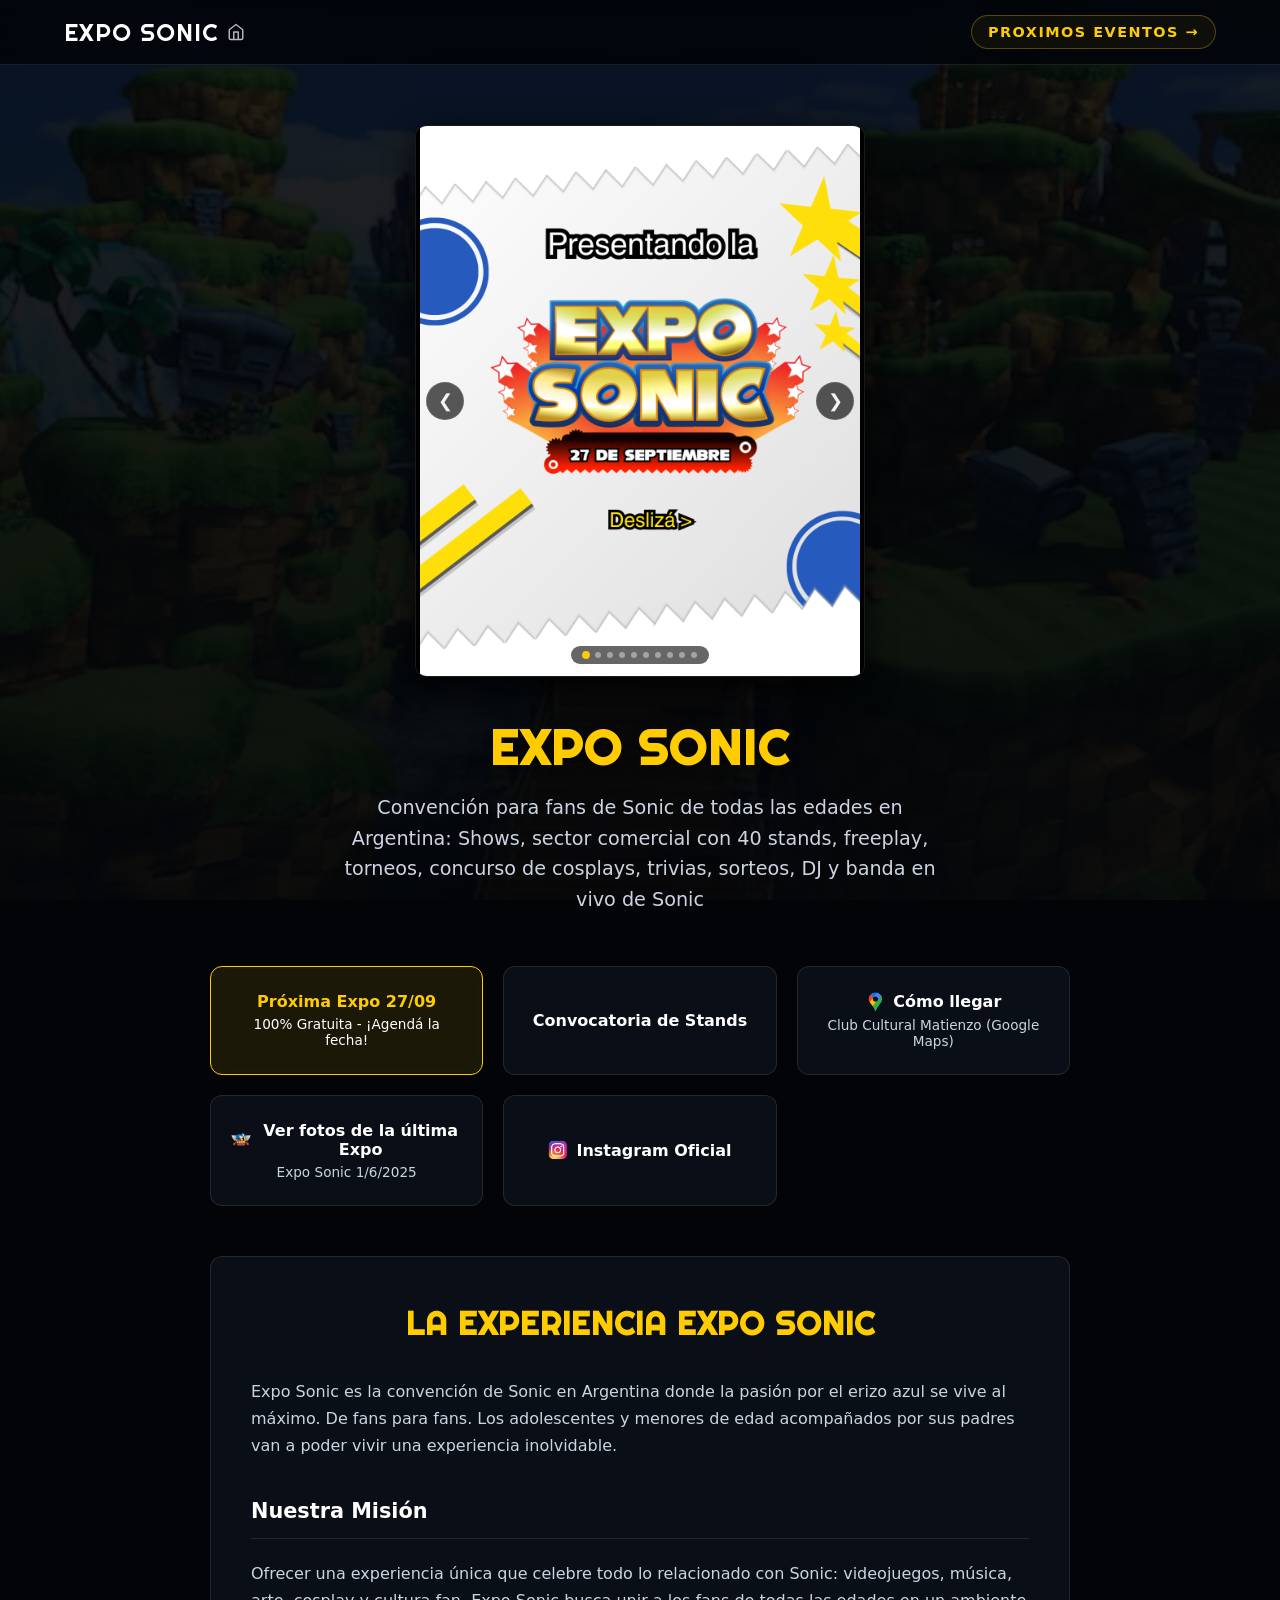
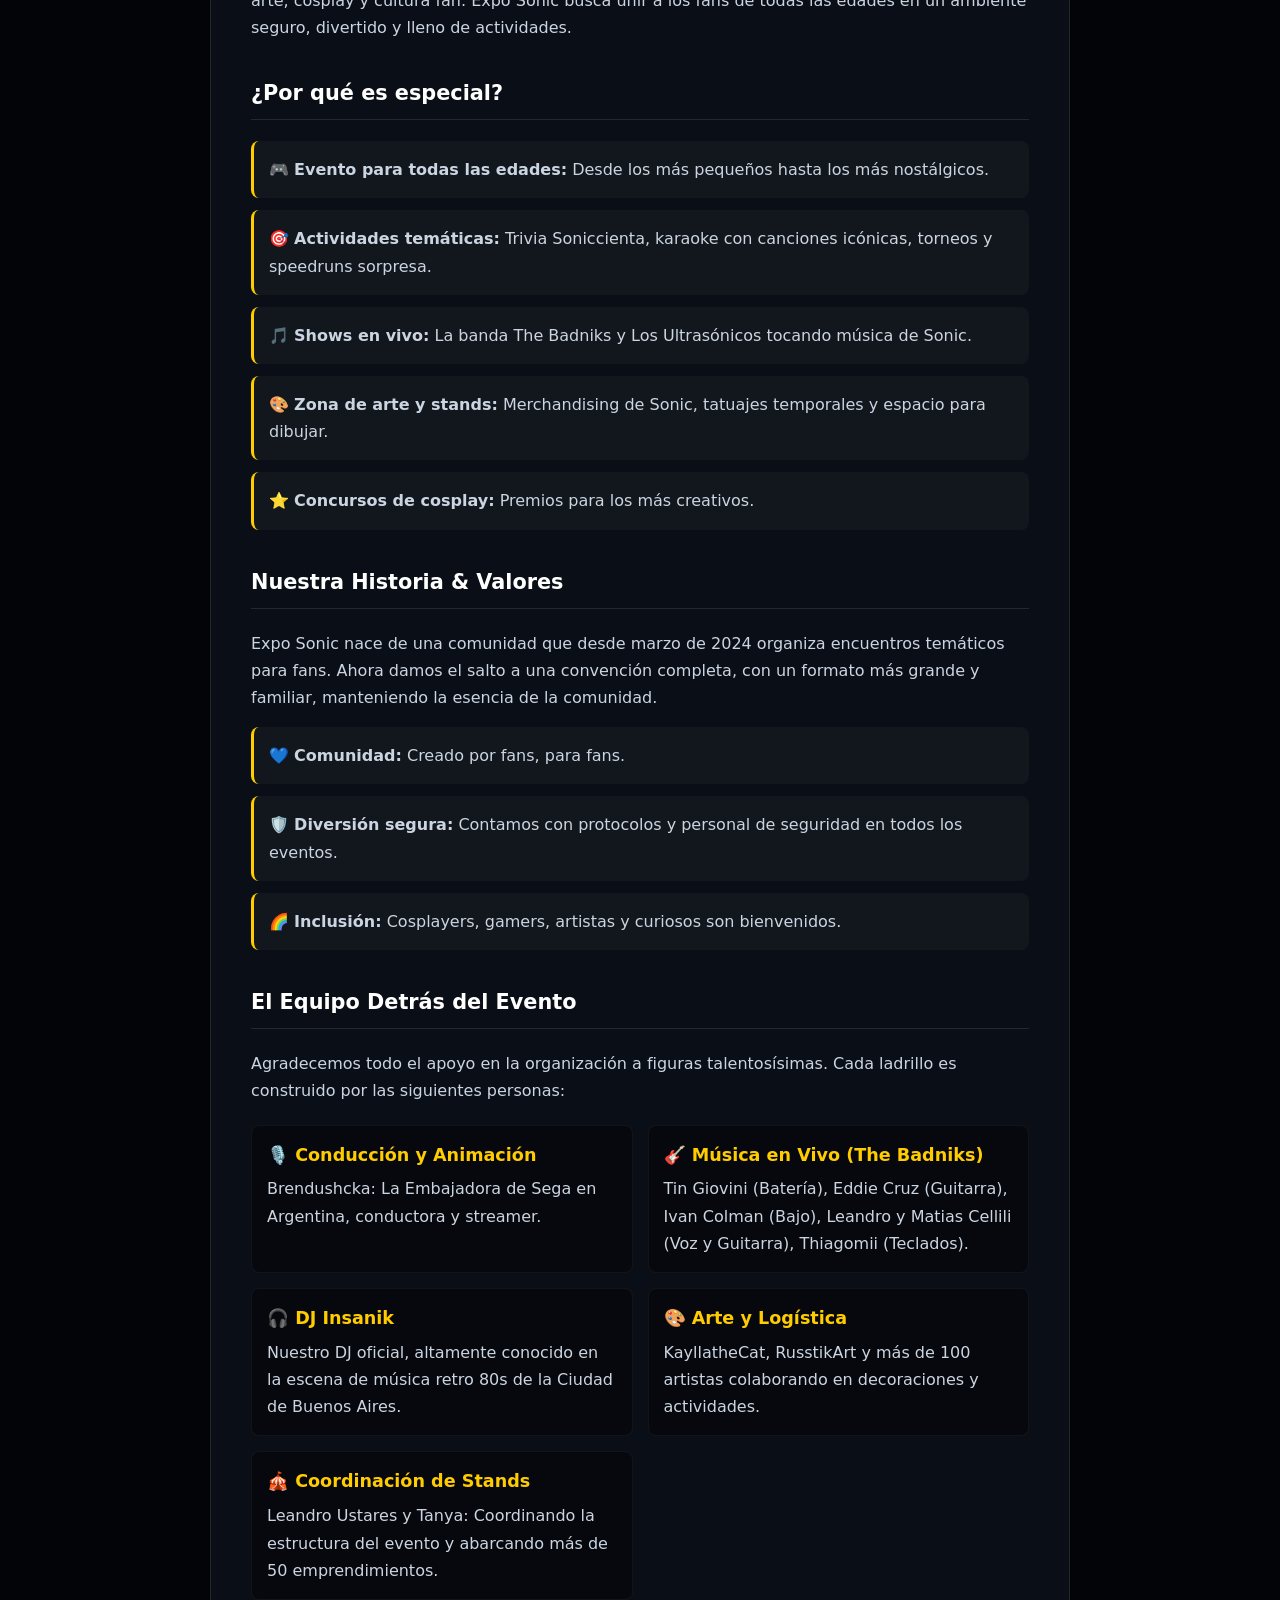
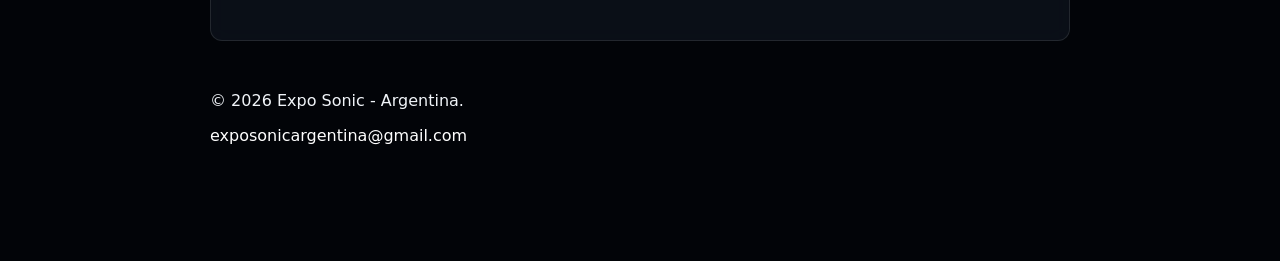
<file: index.html>
<!DOCTYPE html>
<html lang="es-AR">
<head>
  <meta charset="UTF-8" />
  <meta name="viewport" content="width=device-width, initial-scale=1.0" />
  <title>Expo Sonic - Convenciones de Sonic en Argentina</title>

  <script async src="https://www.googletagmanager.com/gtag/js?id=G-29W3Y5CDRT"></script>
  <script>
    window.dataLayer = window.dataLayer || [];
    function gtag(){dataLayer.push(arguments);}
    gtag('js', new Date());
    gtag('config', 'G-29W3Y5CDRT');
  </script>

  <link rel="shortcut icon" href="/favicon.ico" type="image/x-icon" />
  <link rel="shortcut icon" type="image/png" href="favicon3.png" />
  <link rel="apple-touch-icon" sizes="180x180" href="/apple-touch-icon.png" />
  <link rel="icon" type="image/png" sizes="32x32" href="/favicon-32x32.png" />
  <link rel="icon" type="image/png" sizes="16x16" href="/favicon-16x16.png" />
  <link rel="manifest" href="/site.webmanifest" />

  <link rel="preconnect" href="https://fonts.googleapis.com" />
  <link rel="preconnect" href="https://fonts.gstatic.com" crossorigin />
  <link href="https://fonts.googleapis.com/css2?family=Righteous&display=swap" rel="stylesheet" />
  
  <link rel="stylesheet" href="css/main.css?v=2.0" />

  <script type="application/ld+json">
  {
    "@context": "https://schema.org",
    "@type": "Organization",
    "name": "Expo Sonic",
    "alternateName": ["Sonic Argentino", "Expo Sonic", "Sonic Argentina"],
    "description": "Eventos y convenciones familiares de Sonic en Argentina.",
    "sameAs": [
      "https://www.instagram.com/sonicfestok/",
      "https://www.youtube.com/@SonicFestArg"
    ],
    "contactPoint": {
      "@type": "ContactPoint",
      "contactType": "customer support",
      "areaServed": "AR",
      "availableLanguage": "Spanish"
    },
    "address": {
      "@type": "PostalAddress",
      "addressLocality": "Buenos Aires",
      "addressCountry": "AR"
    }
  }
  </script>
</head>
<body>

  <div id="header-placeholder"></div>

  <div class="main-wrapper">
    
    <header class="hero">
      <div class="instagram-slider-container">
        <button class="slider-btn prev" id="sliderPrev" aria-label="Anterior">❮</button>
        <button class="slider-btn next" id="sliderNext" aria-label="Siguiente">❯</button>
        
        <div class="instagram-slider" id="instaSlider">
          <div class="instagram-slide"><img src="Images/Promociones/Aboutexpo/OTROS POSTS(4).png" alt="Expo Sonic Post 1"></div>
          <div class="instagram-slide"><img src="Images/Promociones/Aboutexpo/OTROS POSTS(5).png" alt="Expo Sonic Post 2"></div>
          <div class="instagram-slide"><img src="Images/Promociones/Aboutexpo/OTROS POSTS(6).png" alt="Expo Sonic Post 3"></div>
          <div class="instagram-slide"><img src="Images/Promociones/Aboutexpo/OTROS POSTS(7).png" alt="Expo Sonic Post 4"></div>
          <div class="instagram-slide"><img src="Images/Promociones/Aboutexpo/OTROS POSTS(8).png" alt="Expo Sonic Post 5"></div>
          <div class="instagram-slide"><img src="Images/Promociones/Aboutexpo/OTROS POSTS(9).png" alt="Expo Sonic Post 6"></div>
          <div class="instagram-slide"><img src="Images/Promociones/Aboutexpo/OTROS POSTS(10).png" alt="Expo Sonic Post 7"></div>
          <div class="instagram-slide"><img src="Images/Promociones/Aboutexpo/OTROS POSTS(11).png" alt="Expo Sonic Post 8"></div>
          <div class="instagram-slide"><img src="Images/Promociones/Aboutexpo/OTROS POSTS(12).png" alt="Expo Sonic Post 9"></div>
          <div class="instagram-slide"><img src="Images/Promociones/Aboutexpo/OTROS POSTS(13).png" alt="Expo Sonic Post 10"></div>
        </div>

        <div class="slider-dots" id="sliderDots">
          <span class="dot active"></span>
          <span class="dot"></span>
          <span class="dot"></span>
          <span class="dot"></span>
          <span class="dot"></span>
          <span class="dot"></span>
          <span class="dot"></span>
          <span class="dot"></span>
          <span class="dot"></span>
          <span class="dot"></span>
        </div>
      </div>

      <h1>Expo Sonic</h1>
      <p>Convención para fans de Sonic de todas las edades en Argentina: Shows, sector comercial con 40 stands, freeplay, torneos, concurso de cosplays, trivias, sorteos, DJ y banda en vivo de Sonic</p>
    </header>

    <section class="action-grid">
      <a href="https://www.instagram.com/p/DZ7pXacDs8S/?igsh=dzlpa2g1OGhwdHUz" target="_blank" rel="noopener noreferrer" class="action-card primary">
        <span>Próxima Expo 27/09</span>
        <span class="subtext-card" style="color: #fff;">100% Gratuita - ¡Agendá la fecha!</span>
      </a>
      
      <a href="https://exposonic.com.ar/convocatoriastands" target="_blank" rel="noopener noreferrer" class="action-card">
        <span>Convocatoria de Stands</span>
      </a>

      <a href="https://maps.app.goo.gl/rjuS7tSSPfJ5QVW1A" target="_blank" rel="noopener noreferrer" class="action-card">
        <span class="card-title">
          <img src="Images/Google Maps PNG.png" alt="Google Maps" class="card-icon" />
          Cómo llegar
        </span>
        <span class="subtext-card">Club Cultural Matienzo (Google Maps)</span>
      </a>

      <a href="https://exposonic.com.ar/exposonic1" target="_blank" rel="noopener noreferrer" class="action-card">
        <span class="card-title">
          <img src="Images/Sonic Mania PNG.png" alt="Sonic Mania" class="card-icon" />
          Ver fotos de la última Expo
        </span>
        <span class="subtext-card">Expo Sonic 1/6/2025</span>
      </a>

      <a href="https://www.instagram.com/exposonic/" target="_blank" class="action-card">
        <span class="card-title">
          <img src="Images/Instagram PNG.png" alt="Instagram" class="card-icon" />
          Instagram Oficial
        </span>
      </a>
    </section>

    <section class="info-section">
      <h2>LA EXPERIENCIA EXPO SONIC</h2>
      <p>Expo Sonic es la convención de Sonic en Argentina donde la pasión por el erizo azul se vive al máximo. De fans para fans. Los adolescentes y menores de edad acompañados por sus padres van a poder vivir una experiencia inolvidable.</p>

      <h3>Nuestra Misión</h3>
      <p>Ofrecer una experiencia única que celebre todo lo relacionado con Sonic: videojuegos, música, arte, cosplay y cultura fan. Expo Sonic busca unir a los fans de todas las edades en un ambiente seguro, divertido y lleno de actividades.</p>

      <h3>¿Por qué es especial?</h3>
      <ul class="info-list">
        <li>🎮 <strong>Evento para todas las edades:</strong> Desde los más pequeños hasta los más nostálgicos.</li>
        <li>🎯 <strong>Actividades temáticas:</strong> Trivia Soniccienta, karaoke con canciones icónicas, torneos y speedruns sorpresa.</li>
        <li>🎵 <strong>Shows en vivo:</strong> La banda The Badniks y Los Ultrasónicos tocando música de Sonic.</li>
        <li>🎨 <strong>Zona de arte y stands:</strong> Merchandising de Sonic, tatuajes temporales y espacio para dibujar.</li>
        <li>⭐ <strong>Concursos de cosplay:</strong> Premios para los más creativos.</li>
      </ul>

      <h3>Nuestra Historia & Valores</h3>
      <p>Expo Sonic nace de una comunidad que desde marzo de 2024 organiza encuentros temáticos para fans. Ahora damos el salto a una convención completa, con un formato más grande y familiar, manteniendo la esencia de la comunidad.</p>
      <ul class="info-list">
        <li>💙 <strong>Comunidad:</strong> Creado por fans, para fans.</li>
        <li>🛡️ <strong>Diversión segura:</strong> Contamos con protocolos y personal de seguridad en todos los eventos.</li>
        <li>🌈 <strong>Inclusión:</strong> Cosplayers, gamers, artistas y curiosos son bienvenidos.</li>
      </ul>

      <h3>El Equipo Detrás del Evento</h3>
      <p>Agradecemos todo el apoyo en la organización a figuras talentosísimas. Cada ladrillo es construido por las siguientes personas:</p>
      
      <div class="team-grid">
        <div class="team-card">
          <strong>🎙️ Conducción y Animación</strong>
          Brendushcka: La Embajadora de Sega en Argentina, conductora y streamer.
        </div>
        <div class="team-card">
          <strong>🎸 Música en Vivo (The Badniks)</strong>
          Tin Giovini (Batería), Eddie Cruz (Guitarra), Ivan Colman (Bajo), Leandro y Matias Cellili (Voz y Guitarra), Thiagomii (Teclados).
        </div>
        <div class="team-card">
          <strong>🎧 DJ Insanik</strong>
          Nuestro DJ oficial, altamente conocido en la escena de música retro 80s de la Ciudad de Buenos Aires.
        </div>
        <div class="team-card">
          <strong>🎨 Arte y Logística</strong>
          KayllatheCat, RusstikArt y más de 100 artistas colaborando en decoraciones y actividades.
        </div>
        <div class="team-card">
          <strong>🎪 Coordinación de Stands</strong>
          Leandro Ustares y Tanya: Coordinando la estructura del evento y abarcando más de 50 emprendimientos.
        </div>
      </div>
    </section>

    <div id="footer-placeholder"></div>
  </div>

  <script src="js/main.js"></script>
  <script>
    window.addEventListener('load', () => {
      document.body.classList.add('loaded');
    });

    // Control del Carrusel
    const slider = document.getElementById('instaSlider');
    const prevBtn = document.getElementById('sliderPrev');
    const nextBtn = document.getElementById('sliderNext');
    const dots = document.querySelectorAll('.dot');

    if (slider && prevBtn && nextBtn) {
      prevBtn.addEventListener('click', () => {
        slider.scrollBy({ left: -slider.clientWidth, behavior: 'smooth' });
      });

      nextBtn.addEventListener('click', () => {
        slider.scrollBy({ left: slider.clientWidth, behavior: 'smooth' });
      });

      slider.addEventListener('scroll', () => {
        const activeIndex = Math.round(slider.scrollLeft / slider.clientWidth);
        dots.forEach((dot, index) => {
          dot.classList.toggle('active', index === activeIndex);
        });
      });
    }
  </script>
</body>
</html>
</file>
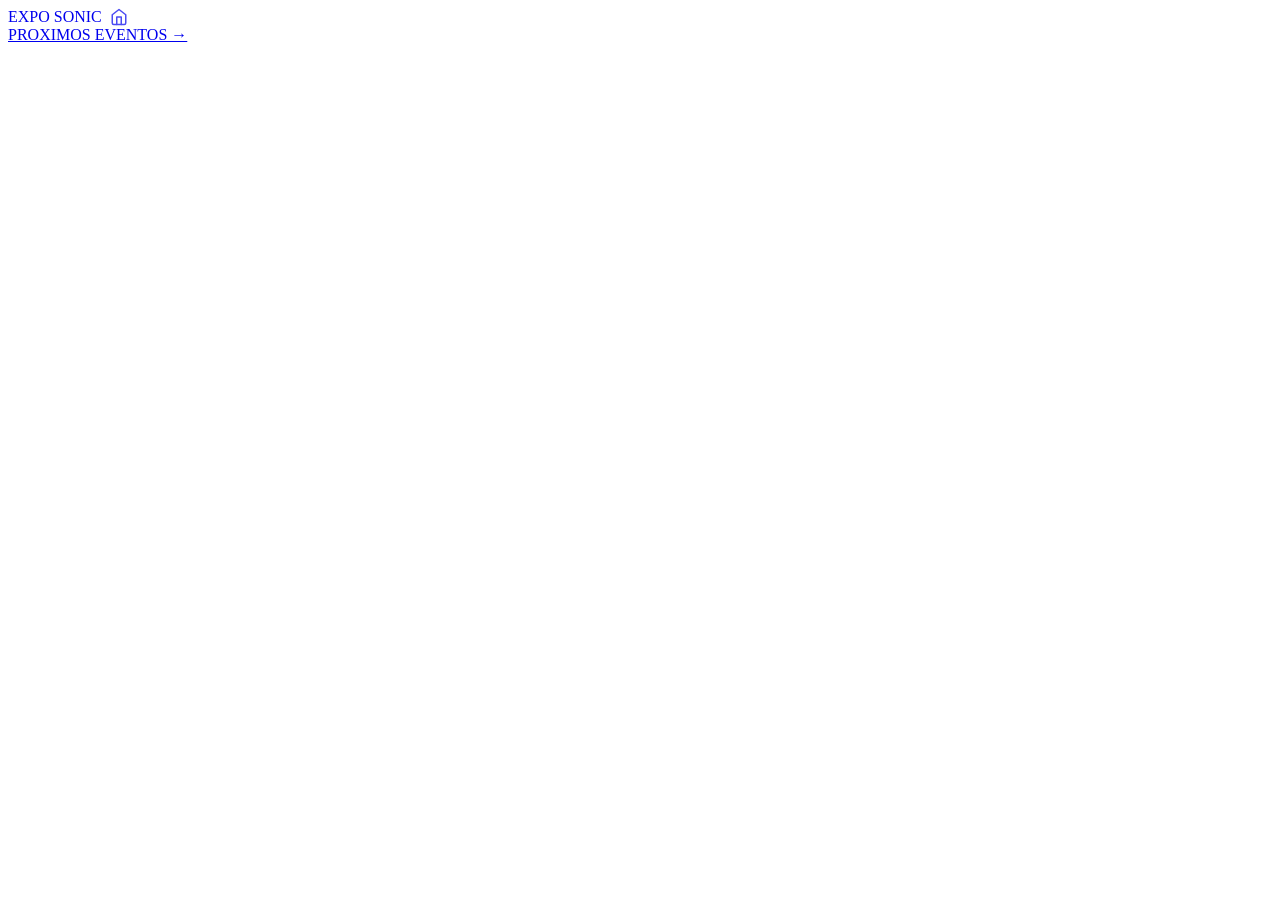
<file: includes/header.html>
<!DOCTYPE html>
<nav class="modern-nav">
  <a href="https://exposonic.com.ar" class="nav-brand" title="Ir al inicio" style="text-decoration: none; cursor: pointer; position: relative; z-index: 100; display: flex; align-items: center; gap: 8px;">
    EXPO SONIC
    <svg width="18" height="18" viewBox="0 0 24 24" fill="none" stroke="currentColor" stroke-width="2" stroke-linecap="round" stroke-linejoin="round" style="opacity: 0.7;"><path d="m3 9 9-7 9 7v11a2 2 0 0 1-2 2H5a2 2 0 0 1-2-2z"></path><polyline points="9 22 9 12 15 12 15 22"></polyline></svg>
  </a>
  <a href="https://exposonic.com.ar/proximaexpo.html" class="nav-link-events">PROXIMOS EVENTOS &rarr;</a>
</nav>

  <!-- Schema.org común para toda la web -->
  <script type="application/ld+json">
  {
    "@context": "https://schema.org",
    "@type": "Organization",
    "name": "EXPO SONIC",
    "alternateName": ["ARGENTINA SONIC", "Expo Sonic", "Sonic Argentina", "SONIC ARGENTINO"],
    "description": "Eventos y convenciones familiares.",
    "sameAs": [
      "https://www.instagram.com/sonicfestok/",
      "https://www.youtube.com/@SonicFestArg"
    ],
    "contactPoint": {
      "@type": "ContactPoint",
      "contactType": "customer support",
      "areaServed": "AR",
      "availableLanguage": "Spanish"
    },
    "address": {
      "@type": "PostalAddress",
      "addressLocality": "Buenos Aires",
      "addressCountry": "AR"
    }
  }
  </script>
</file>
<file: css/main.css>
:root {
  --accent: #ffcc00;
  --bg-glass: rgba(15, 20, 30, 0.7);
  --border-glass: rgba(255, 255, 255, 0.1);
  --text: #f0f4f8;
}

*, *::before, *::after {
  box-sizing: border-box;
}

body {
  margin: 0;
  padding: 0;
  min-height: 100vh;
  font-family: system-ui, -apple-system, sans-serif;
  color: var(--text);
  opacity: 0;
  transition: opacity 0.5s ease;
  background-color: #020408;
  overflow-x: hidden; /* Evita cualquier scrollbar horizontal indeseado */
}

body.loaded {
  opacity: 1;
}

body::before {
  content: "";
  position: fixed;
  top: 0; 
  left: 0;
  width: 100%; 
  height: 100%;
  background: linear-gradient(rgba(2, 4, 8, 0.88), rgba(2, 4, 8, 0.95)), url('../Images/fondo.jpg') center/cover;
  z-index: -1;
}

/* Navbar Header */
.modern-nav {
  position: sticky;
  top: 0;
  width: 100%;
  background: rgba(2, 4, 8, 0.85);
  backdrop-filter: blur(12px);
  -webkit-backdrop-filter: blur(12px);
  border-bottom: 1px solid var(--border-glass);
  display: flex;
  justify-content: space-between;
  align-items: center;
  padding: 15px 5%;
  z-index: 1000;
}

.nav-brand {
  font-family: 'Righteous', sans-serif;
  font-size: 1.5rem;
  color: #fff;
  letter-spacing: 1px;
  text-decoration: none;
  transition: color 0.3s ease;
}

.nav-brand:hover {
  color: var(--accent);
}

.nav-brand:hover svg {
  stroke: var(--accent);
}

.nav-link-events {
  color: var(--accent);
  text-decoration: none;
  font-size: 0.9rem;
  font-weight: 600;
  letter-spacing: 1.5px;
  text-transform: uppercase;
  padding: 8px 16px;
  border: 1px solid rgba(255, 204, 0, 0.3);
  border-radius: 20px;
  background: rgba(255, 204, 0, 0.05);
  transition: all 0.3s ease;
}

.nav-link-events:hover {
  background: rgba(255, 204, 0, 0.15);
  border-color: var(--accent);
  box-shadow: 0 0 15px rgba(255, 204, 0, 0.2);
}

/* Layout Principal */
.main-wrapper {
  max-width: 900px;
  margin: 60px auto;
  padding: 0 20px 40px 20px;
  width: 100%;
}

/* Hero */
.hero {
  text-align: center;
  margin-bottom: 50px;
}

.hero-logo {
  max-width: 350px;
  width: 100%;
  height: auto;
  border-radius: 12px;
  box-shadow: 0 10px 30px rgba(0,0,0,0.8);
  margin-bottom: 30px;
}

.hero h1 {
  font-family: 'Righteous', sans-serif;
  font-size: clamp(2rem, 5vw, 3rem);
  color: var(--accent);
  margin: 0 0 15px 0;
  text-transform: uppercase;
  letter-spacing: 2px;
  text-shadow: 0 4px 10px rgba(0,0,0,0.5);
}

.hero p {
  font-size: 1.2rem;
  color: #cbd5e1;
  max-width: 600px;
  margin: 0 auto;
  line-height: 1.6;
}

/* Grid de Botones */
.action-grid {
  display: grid;
  grid-template-columns: repeat(auto-fit, minmax(240px, 1fr));
  gap: 20px;
  margin-bottom: 50px;
}

.action-card {
  background: var(--bg-glass);
  backdrop-filter: blur(10px);
  border: 1px solid var(--border-glass);
  border-radius: 12px;
  padding: 25px 20px;
  text-align: center;
  text-decoration: none;
  color: #fff;
  font-weight: 600;
  transition: all 0.3s ease;
  display: flex;
  flex-direction: column;
  align-items: center;
  justify-content: center;
}

.action-card:hover {
  background: rgba(255, 255, 255, 0.1);
  border-color: var(--accent);
  transform: translateY(-5px);
}

.action-card.primary {
  background: rgba(255, 204, 0, 0.1);
  border-color: var(--accent);
  color: var(--accent);
}

.card-title {
  display: inline-flex;
  align-items: center;
  justify-content: center;
  gap: 8px;
}

.card-icon {
  width: 20px;
  height: 20px;
  object-fit: contain;
  vertical-align: middle;
}

.subtext-card {
  font-size: 0.85rem; 
  font-weight: normal; 
  margin-top: 5px; 
  color: #cbd5e1;
}

/* Sección Info */
.info-section {
  background: var(--bg-glass);
  backdrop-filter: blur(10px);
  border: 1px solid var(--border-glass);
  border-radius: 12px;
  padding: 40px;
  margin-bottom: 50px;
  line-height: 1.7;
  color: #cbd5e1;
}

.info-section h2 {
  font-family: 'Righteous', sans-serif;
  color: var(--accent);
  font-size: 2rem;
  margin-top: 0;
  letter-spacing: 1px;
  text-align: center;
}

.info-section h3 {
  color: #fff;
  border-bottom: 1px solid var(--border-glass);
  padding-bottom: 8px;
  margin-top: 35px;
  font-size: 1.3rem;
}

.info-section p {
  margin-bottom: 15px;
}

.info-list {
  list-style: none;
  padding: 0;
}

.info-list li {
  background: rgba(255, 255, 255, 0.03);
  margin-bottom: 12px;
  padding: 15px;
  border-radius: 8px;
  border-left: 3px solid var(--accent);
}

.team-grid {
  display: grid;
  grid-template-columns: repeat(auto-fit, minmax(250px, 1fr));
  gap: 15px;
  margin-top: 20px;
}

.team-card {
  background: rgba(0, 0, 0, 0.4);
  padding: 15px;
  border-radius: 8px;
  border: 1px solid rgba(255, 255, 255, 0.05);
}

.team-card strong {
  color: var(--accent);
  display: block;
  margin-bottom: 5px;
  font-size: 1.1rem;
}

/* --- GALERÍA GRID PERFECTA (Tipo Instagram) --- */
.gallery-grid {
  display: grid;
  grid-template-columns: repeat(auto-fill, minmax(220px, 1fr));
  gap: 12px;
  max-width: 100%;
  margin: 0 auto;
}

.gallery-image {
  width: 100%;
  aspect-ratio: 1 / 1;
  object-fit: cover;
  display: block;
  cursor: pointer;
  border-radius: 8px;
  border: 1px solid var(--border-glass);
  transition: transform 0.3s ease, filter 0.3s ease;
}

.gallery-image:hover {
  filter: brightness(1.15);
  transform: scale(1.02);
}

/* --- LIGHTBOX (Visor de imágenes a pantalla completa) --- */
.lightbox {
  display: none;
  position: fixed;
  z-index: 9999;
  top: 0; 
  left: 0;
  width: 100vw; 
  height: 100vh;
  background: rgba(0, 0, 0, 0.92);
  backdrop-filter: blur(8px);
  align-items: center;
  justify-content: center;
}

.lightbox.active {
  display: flex;
}

.lightbox img {
  max-width: 90vw;
  max-height: 90vh;
  object-fit: contain;
  border-radius: 8px;
  box-shadow: 0 10px 40px rgba(0,0,0,0.8);
}

/* --- ESTILOS PARA ACORDEONES (DETAILS / SUMMARY) --- */
details {
  background: rgba(0, 0, 0, 0.4);
  border: 1px solid var(--border-glass);
  border-radius: 8px;
  margin-bottom: 15px;
  padding: 18px;
  transition: all 0.3s ease;
}

details[open] {
  border-color: var(--accent);
  background: rgba(255, 204, 0, 0.05);
  box-shadow: 0 0 15px rgba(255, 204, 0, 0.1);
}

summary {
  font-weight: bold;
  color: var(--accent);
  cursor: pointer;
  font-size: 1.1rem;
  list-style: none;
  display: flex;
  align-items: center;
  justify-content: space-between;
}

summary::-webkit-details-marker {
  display: none;
}

summary::after {
  content: '+';
  font-size: 1.5rem;
  line-height: 1;
  color: var(--accent);
}

details[open] summary::after {
  content: '-';
}

details p {
  margin-top: 15px;
  margin-bottom: 0;
  color: #cbd5e1;
  line-height: 1.6;
  border-top: 1px solid rgba(255, 255, 255, 0.1);
  padding-top: 15px;
}

/* ==========================================
   CARRUSEL SLIDER COMPACTO TIPO INSTAGRAM
   ========================================== */
.instagram-slider-container {
  position: relative;
  width: 100%;
  max-width: 450px;
  margin: 0 auto 40px auto;
  border-radius: 12px;
  overflow: hidden;
  border: 1px solid var(--border-glass);
  box-shadow: 0 10px 30px rgba(0, 0, 0, 0.8);
  background: #000;
}

.instagram-slider {
  display: flex;
  width: 100%;
  overflow-x: auto;
  scroll-snap-type: x mandatory;
  scroll-behavior: smooth;
  -webkit-overflow-scrolling: touch;
  scrollbar-width: none;
}

.instagram-slider::-webkit-scrollbar {
  display: none;
}

.instagram-slide {
  flex: 0 0 100%;
  width: 100%;
  max-width: 100%;
  scroll-snap-align: start;
  scroll-snap-stop: always;
  display: flex;
  justify-content: center;
  align-items: center;
  background: #000;
}

.instagram-slide img {
  width: 100%;
  max-width: 100%;
  height: auto;
  max-height: 550px;
  display: block;
  object-fit: contain;
  user-select: none;
  -webkit-user-drag: none;
}

.slider-btn {
  position: absolute;
  top: 50%;
  transform: translateY(-50%);
  background: rgba(0, 0, 0, 0.65);
  color: var(--text);
  border: 1px solid var(--border-glass);
  width: 38px;
  height: 38px;
  border-radius: 50%;
  cursor: pointer;
  z-index: 10;
  display: flex;
  align-items: center;
  justify-content: center;
  font-size: 1.1rem;
  backdrop-filter: blur(4px);
  transition: all 0.2s ease;
}

.slider-btn:hover {
  background: var(--accent);
  color: #000;
  border-color: var(--accent);
}

.slider-btn.prev {
  left: 10px;
}

.slider-btn.next {
  right: 10px;
}

.slider-dots {
  position: absolute;
  bottom: 12px;
  left: 50%;
  transform: translateX(-50%);
  display: flex;
  gap: 6px;
  padding: 6px 12px;
  background: rgba(0, 0, 0, 0.6);
  backdrop-filter: blur(4px);
  border-radius: 20px;
  z-index: 10;
}

.dot {
  width: 6px;
  height: 6px;
  border-radius: 50%;
  background: rgba(255, 255, 255, 0.4);
  transition: all 0.3s ease;
}

.dot.active {
  background: var(--accent);
  transform: scale(1.3);
}
</file>
